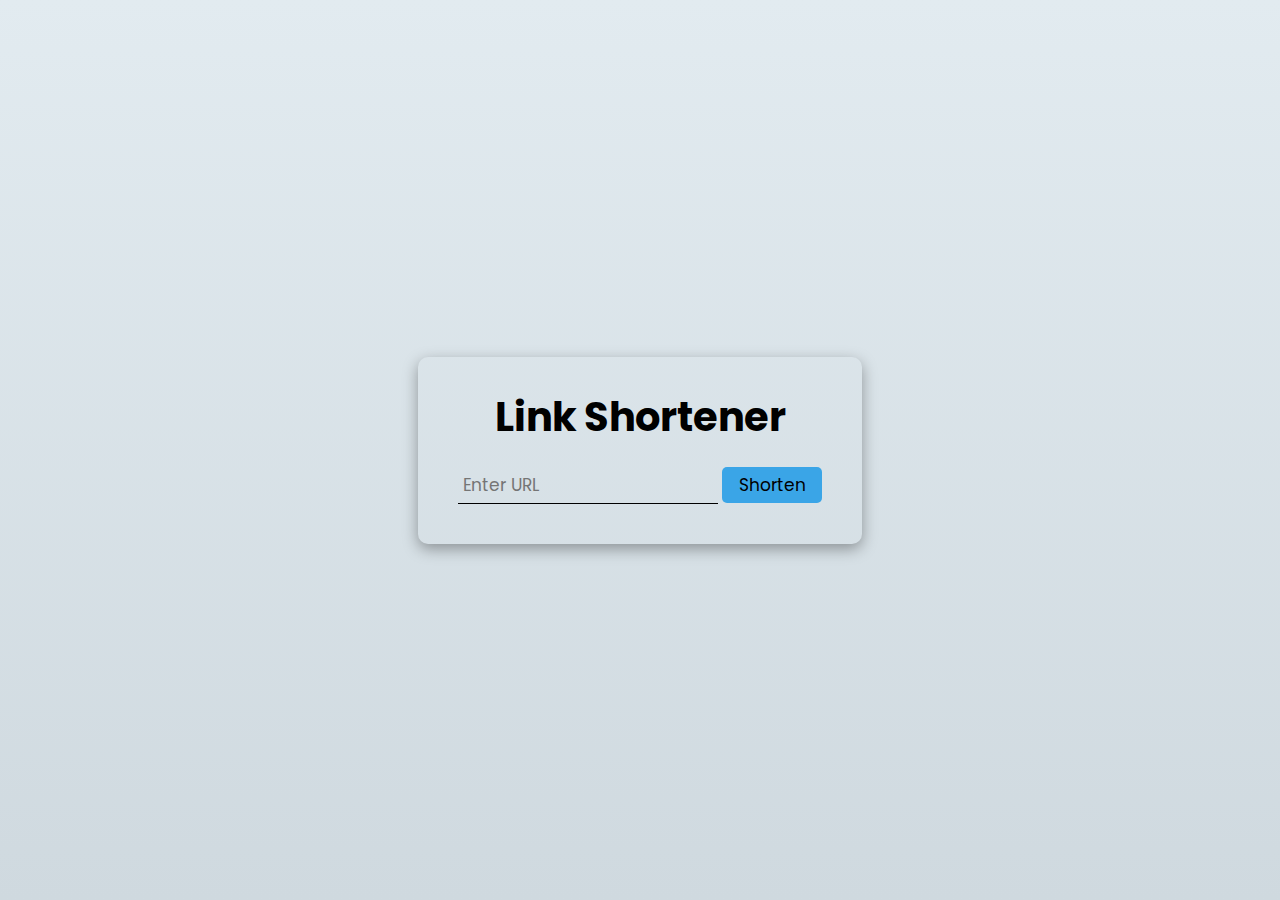
<file: Link shortener/index.html>
<!DOCTYPE html>
<html lang="en">
<head>
    <meta charset="UTF-8">
    <meta name="viewport" content="width=device-width, initial-scale=1.0">
    <title>URL Shortener</title>
    
    <!-- Style CSS -->
    <link rel="stylesheet" href="./style.css">
</head>
<body>

    <div class="main">

        <div id="container">
            <h1>Link Shortener</h1>
            

            <div class="url-input">
                <input type="url" id="urlInput" placeholder="Enter URL">
                <button onclick="shortenURL()" id="shortenBtn">Shorten</button>
            </div>

            <div id="result" style="display: none;">
                <p>Shortened URL:</p>
                <a href="" target="_blank" id="shortenedURL"></a>
                <button onclick="copyToClipboard()">Copy</button>
            </div>
        </div>

    </div>

    <!-- Script JS -->
    <script src="./script.js"></script>
</body>
</html>
</file>
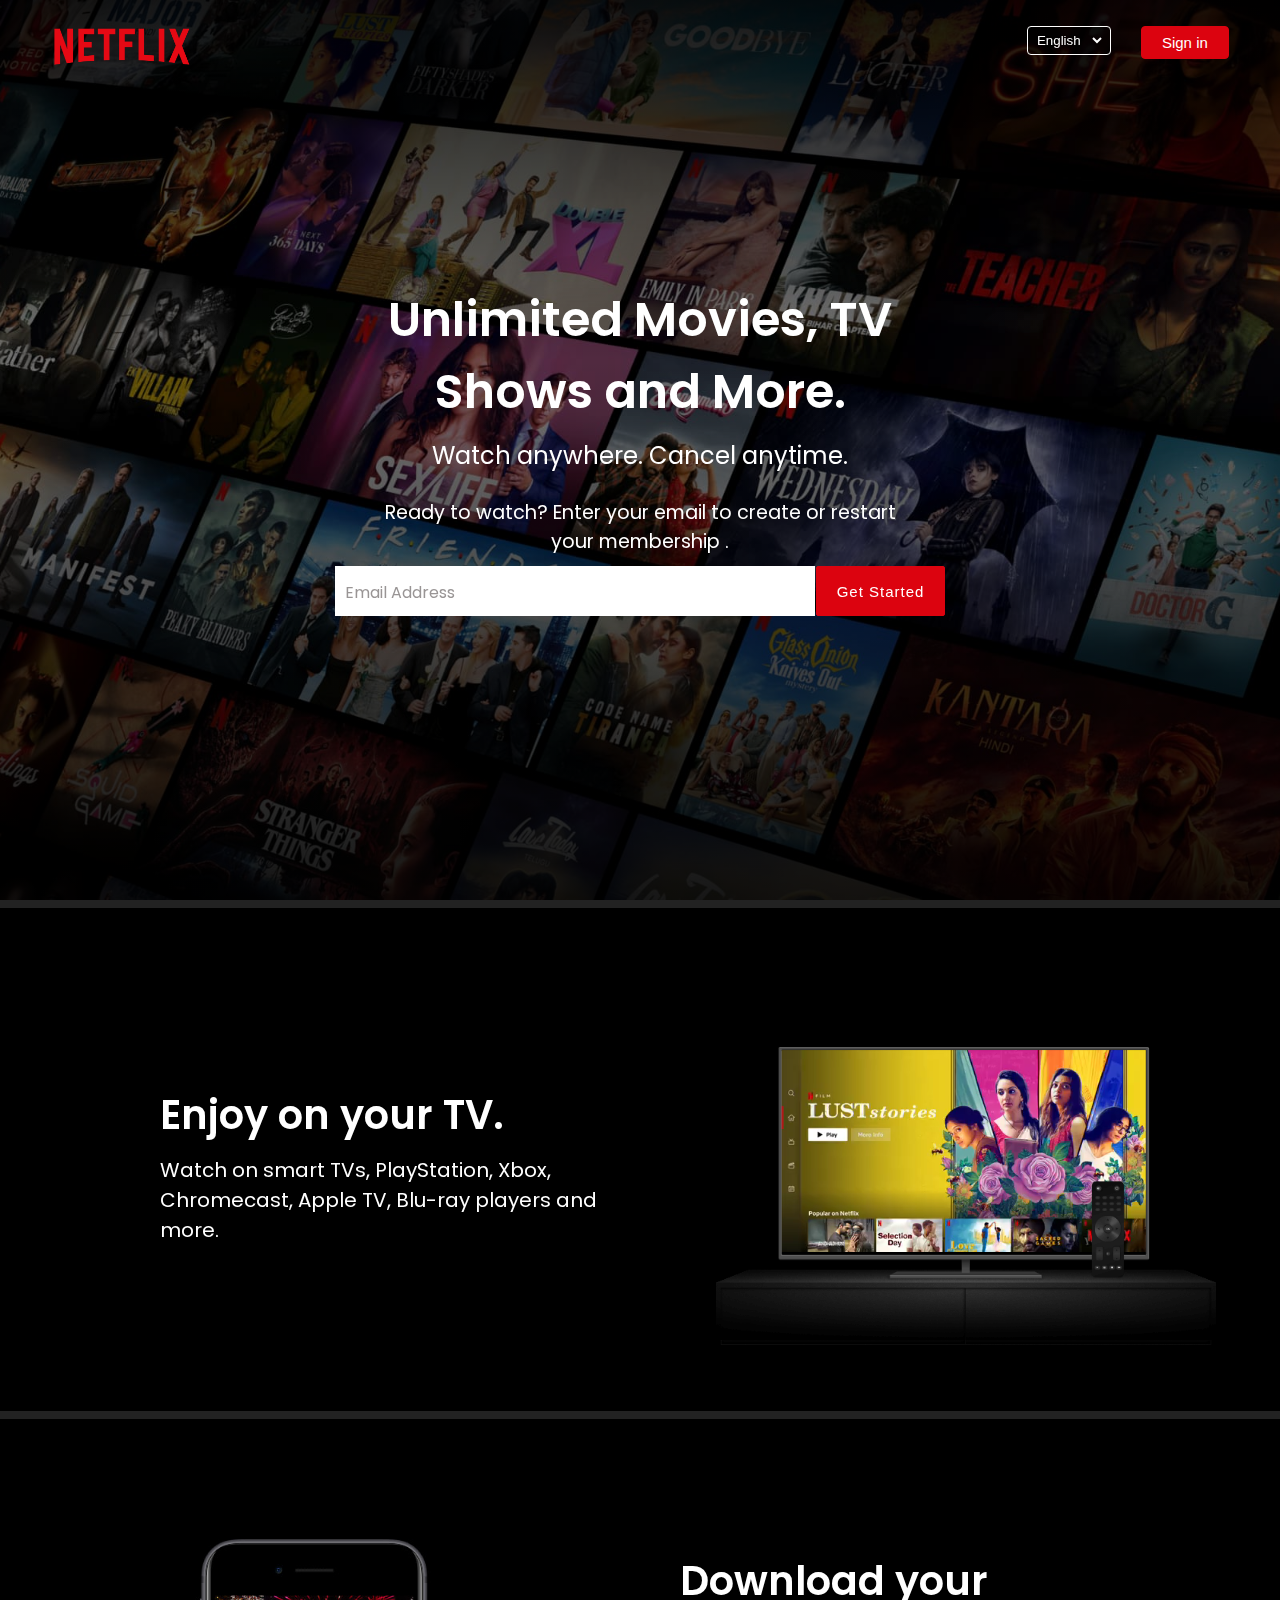
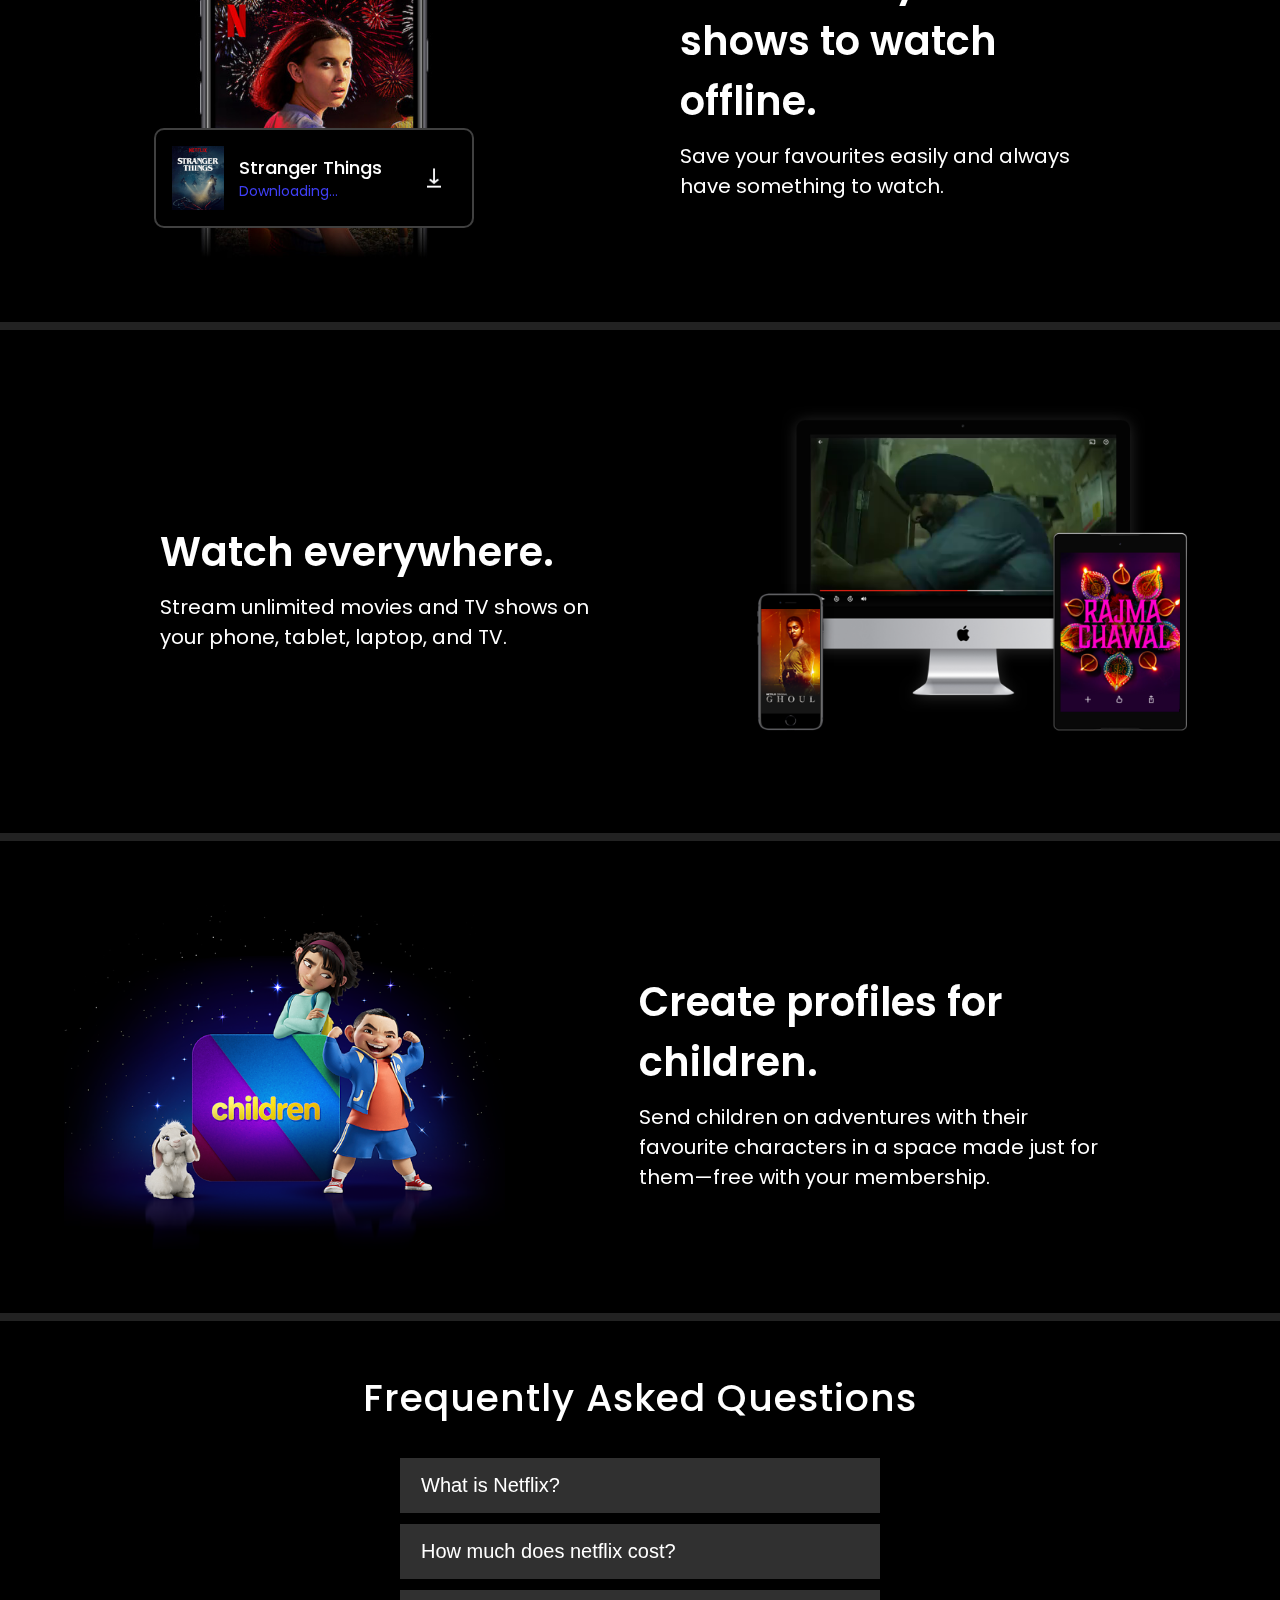
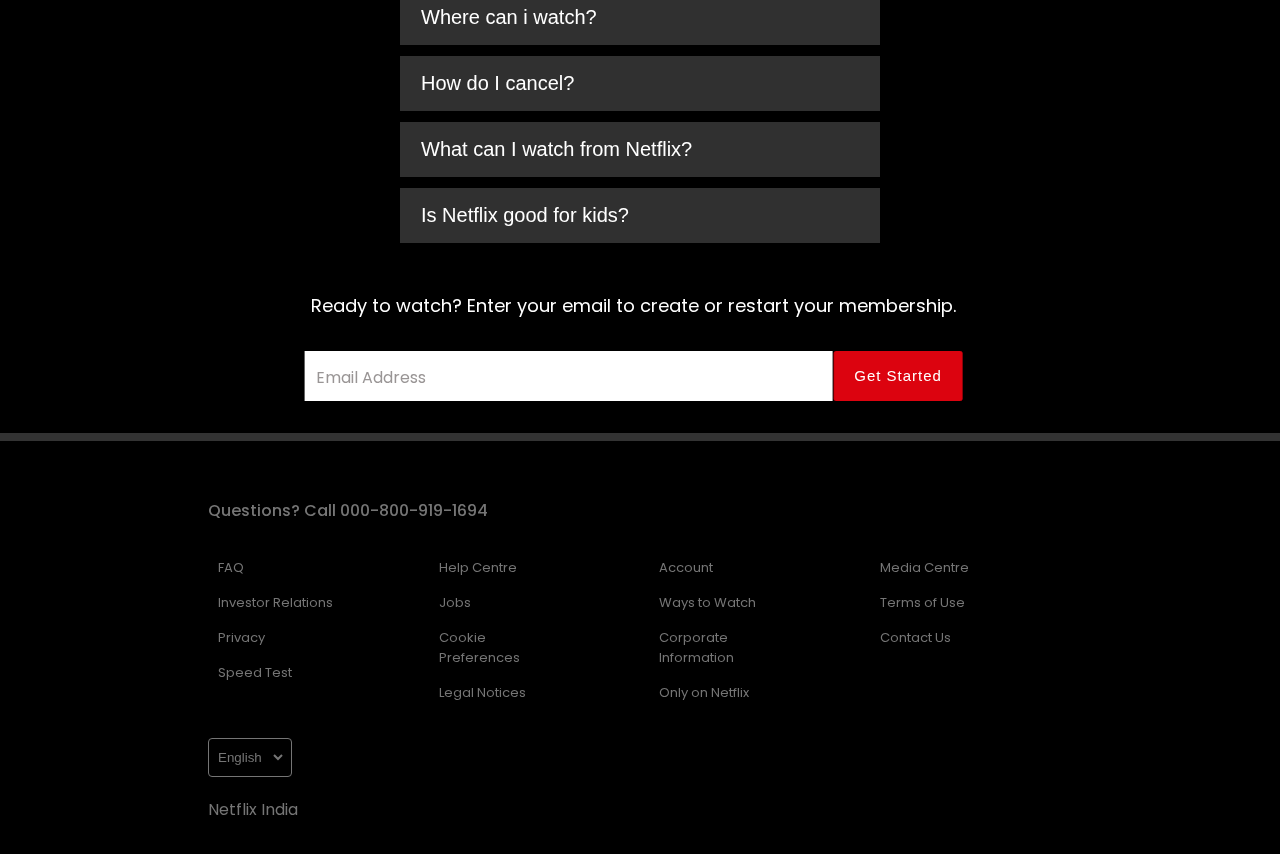
<file: Netflix_clone/index.html>
<html lang="en">
  <head>
    <meta charset="utf-8">
    <meta name="description" content="Netflix Landing Page Clone">
    <meta name="viewport" content="width=device-width, initial-scale=1.0">
    <meta name="google-site-verification" content="0gJfdWRVTYbKtD_OGfrq6IZ-yIbpLIs_vlwy5RMo_yM">
    <link rel="stylesheet" href="src/styles.css">
    <link rel="stylesheet" href="https://pro.fontawesome.com/releases/v5.10.0/css/all.css" integrity="sha384-AYmEC3Yw5cVb3ZcuHtOA93w35dYTsvhLPVnYs9eStHfGJvOvKxVfELGroGkvsg+p" crossorigin="anonymous">
    <link rel="preconnect" href="https://fonts.googleapis.com">
    <link rel="preconnect" href="https://fonts.gstatic.com" crossorigin="">
    <link href="https://fonts.googleapis.com/css2?family=Poppins:ital,wght@0,100;0,200;0,300;0,400;0,500;0,600;0,700;0,800;0,900;1,100;1,200;1,300;1,400;1,500;1,600;1,700;1,800;1,900&amp;display=swap" rel="stylesheet">
    <title>Netflix India - Watch TV Shows Online, Watch Movies Online</title>
    <link rel="icon" href="http://pngimg.com/uploads/netflix/small/netflix_PNG15.png">
  </head>
  <body>
    <header>
      <nav class="navbar">
        <div class="navbar-brand">
          <img
            src="resources/netflix-logo.png"
            alt="logo"
            class="Netflix-logo"
          />
        </div>

        <div class="navbar-nav-items">
          <div class="nav-item">
            <div class="dropdown-container">
              <i class="fas fa-globe"></i>
              <select name="languages" id="languagesSelect" class="language-dropdown">
                <option value="english" selected>English &nbsp;</option>
                <option value="hindi">हिन्दी &nbsp;</option>
              </select>
            </div>
          </div>

          <div class="nav-item">
            <button class="signin-button">Sign in</button>
          </div>
        </div>
      </nav>
    </header>

    <main>
      <section class="netflix-bg">
        <div class="netflix-bg-container">
          <img
            src="resources/netflix-bg.jpg"
            alt="netflix background image"
            class="netflix-bg-image"
          />
        </div>
        <div class="netflix-bg-overlay"></div>

        <div class="netflix-card">
          <h1 class="netflix-title">
            Unlimited Movies, TV<br />
            Shows and More.
          </h1>
          <p class="netflix-subtitle">Watch anywhere. Cancel anytime.</p>
          <p class="netflix-description">
            Ready to watch? Enter your email to create or restart your
            membership .
          </p>


          <div class="email-form-container">
            <div class="form-container">
              <input type="email" class="email-input" placeholder=" " />
              <label class="email-label">Email Address</label>
            </div>
            <button class="primary-button">
              Get Started <i class="fal fa-chevron-right"></i>
            </button>
          </div>
        </div>
      </section>


      <section class="features-container">
        <div class="feature">
          <div class="feature-details">
            <h3 class="feature-heading">Enjoy on your TV.</h3>
            <h5 class="feature-sub-heading">
              Watch on smart TVs, PlayStation, Xbox, Chromecast, Apple TV,
              Blu-ray players and more.
            </h5>
          </div>
          <div class="feature-image-container">
            <img
              src="resources/tv-1.png"
              alt="Feature image"
              class="feature-image"
            />
            <div class="feature-bg-video-container">
              <video autoplay="" loop="" muted="" class="feature-bg-video">
                <source src="resources/video-1.m4v" type="video/mp4" />
              </video>
            </div>
          </div>
        </div>


        <div class="feature">
          <div class="feature-details">
            <h3 class="feature-heading">
              Download your shows to watch offline.
            </h3>
            <h5 class="feature-sub-heading">
              Save your favourites easily and always have something to watch.
            </h5>
          </div>
          <div class="feature-image-container">
            <img
              src="resources/mobile.jpg"
              alt="Feature image"
              class="feature-image"
            />
            <div class="feature-2-poster-container">
              <div class="poster-container">
                <img src="resources/boxshot.png" alt="poster" class="poster" />
              </div>
              <div class="poster-details">
                <h4>Stranger Things</h4>
                <h6>Downloading...</h6>
              </div>
              <div class="download-gif-container">
                <img
                  src="resources/download-icon.gif"
                  alt="downloading gif"
                  class="gif"
                />
              </div>
            </div>
          </div>
        </div>


        <div class="feature">
          <div class="feature-details">
            <h3 class="feature-heading">Watch everywhere.</h3>
            <h5 class="feature-sub-heading">
              Stream unlimited movies and TV shows on your phone, tablet,
              laptop, and TV.
            </h5>
          </div>
          <div class="feature-image-container feature-3-image-container">
            <img
              src="resources/tv-2.png"
              alt="Feature image"
              class="feature-image feature-3-image"
            />
            <div
              class="feature-bg-video-container feature-3-bg-video-container"
            >
              <video
                autoplay=""
                loop=""
                muted=""
                class="feature-bg-video feature-3-bg-video"
              >
                <source src="resources/video-2.m4v" type="video/mp4" />
              </video>
            </div>
          </div>
        </div>


        <div class="feature">
          <div class="feature-details">
            <h3 class="feature-heading">Create profiles for children.</h3>
            <h5 class="feature-sub-heading">
              Send children on adventures with their favourite characters in a
              space made just for them—free with your membership.
            </h5>
          </div>
          <div class="feature-image-container">
            <img
              src="resources/children.png"
              alt="Feature image"
              class="feature-image"
            />
          </div>
        </div>
      </section>



      <section class="FAQ-list-container">
        <h1 class="FAQ-heading">Frequently Asked Questions</h1>
        <div class="FAQ-list">
          <div class="FAQ-question">
            <button class="FAQ-title">
              What is Netflix?<i class="fal fa-plus"></i>
            </button>
            <div class="FAQ-answer">
              <p>
                Netflix is a streaming service that offers a wide variety of
                award-winning TV shows, movies, anime, documentaries and more –
                on thousands of internet-connected devices.
              </p>
              <p>
                You can watch as much as you want, whenever you want, without a
                single ad – all for one low monthly price. There's always
                something new to discover, and new TV shows and movies are added
                every week!
              </p>
            </div>
          </div>
          <div class="FAQ-question">
            <button class="FAQ-title">
              How much does netflix cost?<i class="fal fa-plus"></i>
            </button>
            <div class="FAQ-answer">
              <p>
                Watch Netflix on your smartphone, tablet, Smart TV, laptop, or
                streaming device, all for one fixed monthly fee. Plans range
                from ₹ 199 to ₹ 799 a month. No extra costs, no contracts.
              </p>
            </div>
          </div>
          <div class="FAQ-question">
            <button class="FAQ-title">
              Where can i watch?<i class="fal fa-plus"></i>
            </button>
            <div class="FAQ-answer">
              <p>
                Watch anywhere, anytime, on an unlimited number of devices. Sign
                in with your Netflix account to watch instantly on the web at
                netflix.com from your personal computer or on any
                internet-connected device that offers the Netflix app, including
                smart TVs, smartphones, tablets, streaming media players and
                game consoles.
              </p>
              <p>
                You can also download your favourite shows with the iOS,
                Android, or Windows 10 app. Use downloads to watch while you're
                on the go and without an internet connection. Take Netflix with
                you anywhere.
              </p>
            </div>
          </div>
          <div class="FAQ-question">
            <button class="FAQ-title">
              How do I cancel?<i class="fal fa-plus"></i>
            </button>
            <div class="FAQ-answer">
              <p>
                Netflix is flexible. There are no annoying contracts and no
                commitments. You can easily cancel your account online in two
                clicks. There are no cancellation fees – start or stop your
                account anytime.
              </p>
            </div>
          </div>
          <div class="FAQ-question">
            <button class="FAQ-title">
              What can I watch from Netflix?<i class="fal fa-plus"></i>
            </button>
            <div class="FAQ-answer">
              <p>
                Netflix has an extensive library of feature films,
                documentaries, TV shows, anime, award-winning Netflix originals,
                and more. Watch as much as you want, anytime you want.
              </p>
            </div>
          </div>
          <div class="FAQ-question">
            <button class="FAQ-title">
              Is Netflix good for kids?<i class="fal fa-plus"></i>
            </button>
            <div class="FAQ-answer">
              <p>
                The Netflix Kids experience is included in your membership to
                give parents control while kids enjoy family-friendly TV shows
                and films in their own space.
              </p>
              <p>
                Kids profiles come with PIN-protected parental controls that let
                you restrict the maturity rating of content kids can watch and
                block specific titles you don’t want kids to see.
              </p>
            </div>
          </div>
        </div>
        <div class="FAQ-email">
          <h3>
            Ready to watch? Enter your email to create or restart your
            membership.
          </h3>
          <div class="email-form-container">
            <div class="form-container">
              <input type="email" class="email-input" placeholder=" " />
              <label class="email-label">Email Address</label>
            </div>
            <button class="primary-button">
              Get Started <i class="fal fa-chevron-right"></i>
            </button>
          </div>
        </div>
      </section>
    </main>


    <footer>
      <div class="footer-row-1">
        <h4>Questions? Call 000-800-919-1694</h4>
      </div>
      <div class="footer-row-2">
        <div class="column-1">
          <p>FAQ</p>
          <p>Investor Relations</p>
          <p>Privacy</p>
          <p>Speed Test</p>
        </div>
        <div class="column-2">
          <p>Help Centre</p>
          <p>Jobs</p>
          <p>Cookie Preferences</p>
          <p>Legal Notices</p>
        </div>
        <div class="column-3">
          <p>Account</p>
          <p>Ways to Watch</p>
          <p>Corporate Information</p>
          <p>Only on Netflix</p>
        </div>
        <div class="column-4">
          <p>Media Centre</p>
          <p>Terms of Use</p>
          <p>Contact Us</p>
        </div>
      </div>
      <div class="footer-row-3">
        <div class="dropdown-container">
          <i class="fas fa-globe"></i>
          <select
            name="languages"
            id="languagesSelect"
            class="language-dropdown"
          >
            <option value="english" selected>English &nbsp;</option>
            <option value="hindi">हिन्दी &nbsp;</option>
          </select>
        </div>
      </div>
      <div class="footer-row-4">
        <p>Netflix India</p>
      </div>
    </footer>

    <script src="src/index.js"></script>
  </body>
</html>
</file>
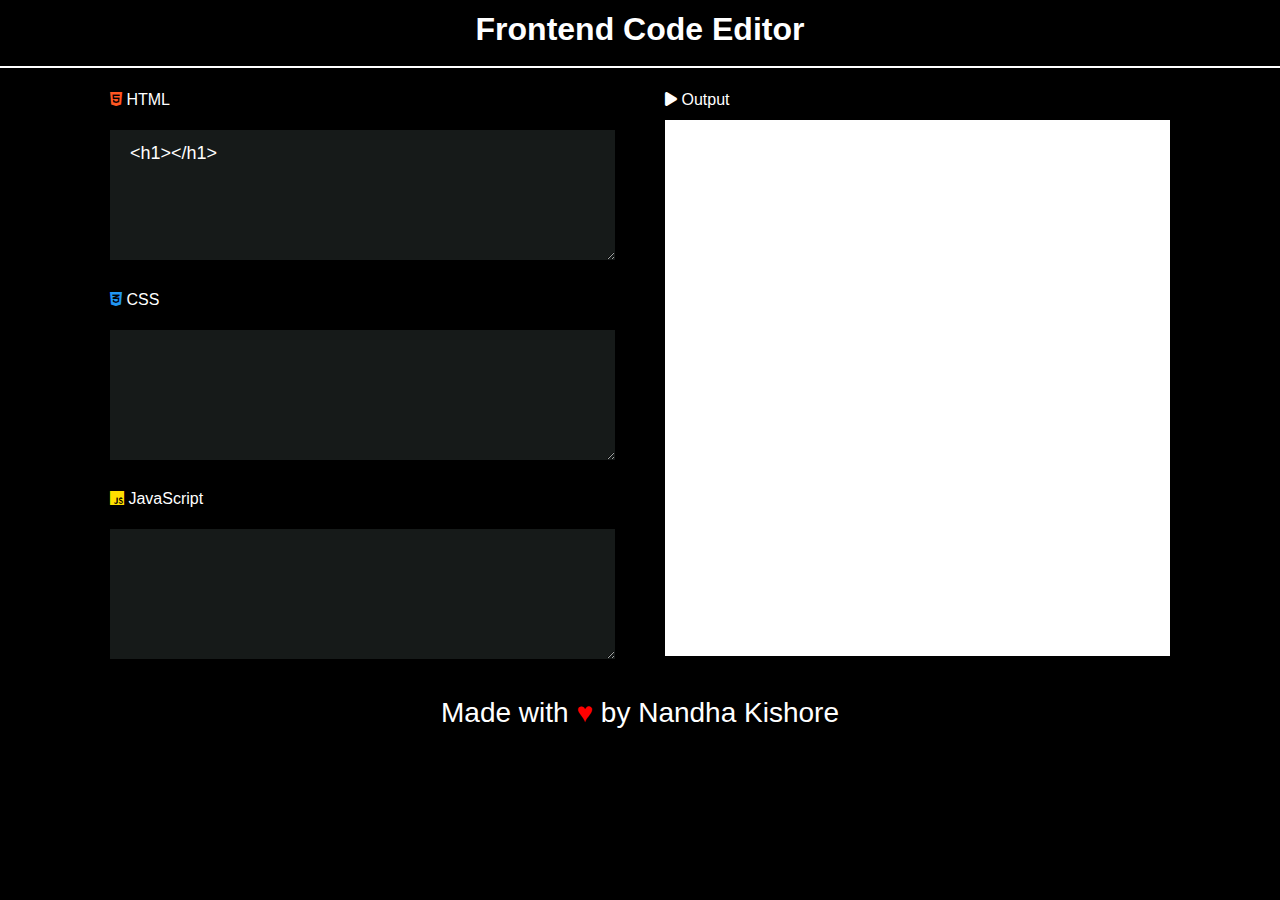
<file: Online-Code-Editor-main/index.html>
<!DOCTYPE html>
<html>
<head>
    <meta charset="utf-8">
    <link rel="stylesheet" href="bootstrap.css">
    <link rel="stylesheet" href="style.css">
    <link rel="stylesheet" href="https://cdnjs.cloudflare.com/ajax/libs/font-awesome/6.4.0/css/all.min.css">
    <script src="script.js"></script>
    <title>Online code editor Made by Nandhakishore</title>
</head>
<body>
    <div class="conatiner header">
        <div class="row justify-content-center">
            <h2 class="header-content">Frontend Code Editor</h2>
        </div>
    </div>
    <div class="container">
        <div class="row">
            <div class="col-md-6">
                <div class="left">
                    <label><i class="fa-brands fa-html5"></i> HTML</label>
                    <textarea id="html-code" onkeyup="ans()"><h1></h1></textarea>

                    <label><i class="fa-brands fab fa-css3-alt"></i> CSS</label>
                    <textarea id="css-code" onkeyup="ans()"></textarea>

                    <label><i class="fa-brands fa-js"></i> JavaScript</label>
                    <textarea id="js-code" onkeyup="ans()"></textarea>
                </div>
            </div>
            <div class="col-md-6">
                <div class="right">
                    <label><i class="fa-solid fa-play"></i> Output</label>
                    <iframe id="output"></iframe>
                </div>
            </div>
        </div>
    </div>
    
    <footer>
        <div class="row justify-content-center">
            <h3>Made with <span>&hearts;</span> by Nandha Kishore</h3>
        </div>
    </footer>
</body>
</html>
</file>
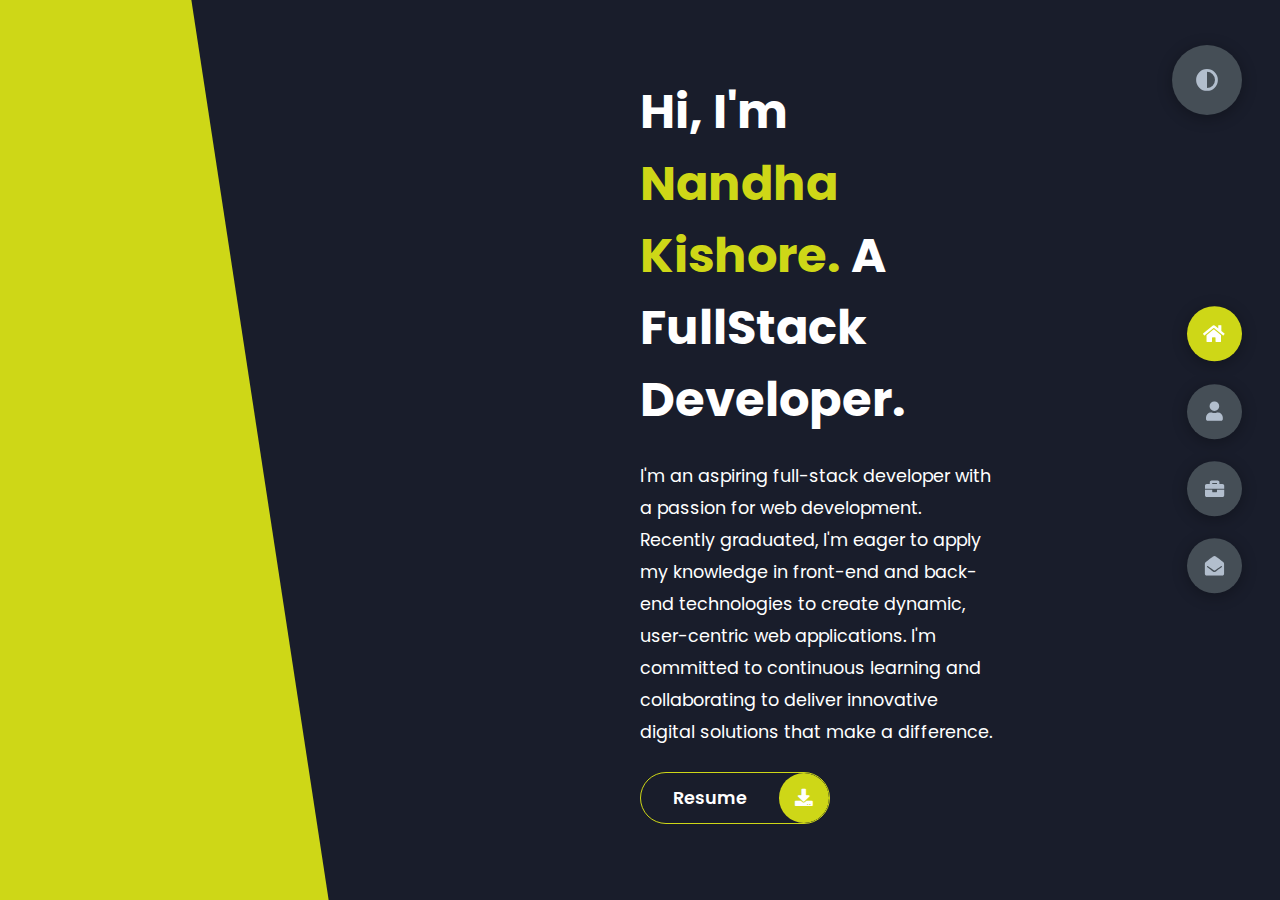
<file: Portfolio/index.html>
<!DOCTYPE html>
<html lang="en">
    <head>
        <meta charset="UTF-8">
        <meta http-equiv="X-UA-Compatible" content="IE=edge">
        <meta name="viewport" content="width=device-width, initial-scale=1.0">
        <title>Portfolio</title>
        <link rel="stylesheet" href="styles/styles.css">
        <link rel="preconnect" href="https://fonts.googleapis.com">
        <link rel="preconnect" href="https://fonts.gstatic.com" crossorigin>
        <link rel="stylesheet"
            href="https://cdnjs.cloudflare.com/ajax/libs/font-awesome/5.15.4/css/all.min.css"
            integrity="sha512-1ycn6IcaQQ40/MKBW2W4Rhis/DbILU74C1vSrLJxCq57o941Ym01SwNsOMqvEBFlcgUa6xLiPY/NS5R+E6ztJQ=="
            crossorigin="anonymous" referrerpolicy="no-referrer" />
        <link
            href="https://fonts.googleapis.com/css2?family=Poppins:wght@400;500;600;700;800&display=swap"
            rel="stylesheet">
    </head>
    <body class="main-content">
        <header class="container header active" id="home">
            <div class="header-content">
                <div class="left-header">
                    <div class="h-shape"></div>
                    <div class="image">
                        <!-- <img src="" alt=""> -->
                    </div>
                </div>
                <div class="right-header">
                    <h1 class="name">
                        Hi, I'm <span>Nandha Kishore.</span>
                        A FullStack Developer.
                    </h1>
                    <p>
                        I'm an aspiring full-stack developer with a passion for
                        web development. Recently graduated, I'm eager to apply
                        my knowledge in front-end and back-end technologies to
                        create dynamic, user-centric web applications. I'm
                        committed to continuous learning and collaborating to
                        deliver innovative digital solutions that make a
                        difference.
                    </p>
                    <div class="btn-con">
                        <a href="img/Nandha_resume.jpg" target="_blank"
                            class="main-btn">
                            <span class="btn-text">Resume</span>
                            <span class="btn-icon"><i class="fas fa-download"></i></span>
                        </a>
                    </div>
                </div>
            </div>
        </header>
        <!-- about section -->
        <main>
            <section class="container about" id="about">
                <div class="main-title">
                    <h2>About <span>me</span><span class="bg-text">my stats</span></h2>
                </div>
                <div class="about-container">
                    <div class="left-about">
                        <h4>Information About me</h4>
                        <p>
                            I'm a web enthusiast, constantly learning and
                            passionate about coding. As a newcomer, I'm excited
                            to contribute my skills and creativity to the
                            ever-evolving digital landscape. <br /> <br />
                            As an emerging full-stack developer, I'm driven by a
                            thirst for knowledge and a love for crafting digital
                            experiences. Committed to honing my skills and
                            delivering innovative solutions.
                        </p>
                        <div class="btn-con">
                            <a href="img/Nandha_resume.jpg" class="main-btn">
                                <span class="btn-text">Resume</span>
                                <span class="btn-icon"><i
                                        class="fas fa-download"></i></span>
                            </a>
                        </div>
                    </div>
                    <div class="right-about">
                        <div class="about-item">
                            <div class="abt-text">
                                <p class="large-text">5+</p>
                                <p class="small-text">Projects <br /> Completed</p>
                            </div>
                        </div>
                        <!-- <div class="about-item">
                            <div class="abt-text">
                                <p class="large-text">10+</p>
                                <p class="small-text">Years of <br /> experience</p>
                            </div>
                        </div>
                        <div class="about-item">
                            <div class="abt-text">
                                <p class="large-text">300+</p>
                                <p class="small-text">Happy <br /> Clients</p>
                            </div>
                        </div>
                        <div class="about-item">
                            <div class="abt-text">
                                <p class="large-text">400+</p>
                                <p class="small-text">Customer <br /> reviews</p>
                            </div> -->
                        </div>
                    </div>
                </div>
                <div class="about-stats">
                    <h4 class="stat-title">My Skills</h4>
                    <div class="progress-bars">
                        <div class="progress-bar">
                            <p class="prog-title">HTML</p>
                            <div class="progress-con">
                                <p class="prog-text">80%</p>
                                <div class="progress">
                                    <span class="html"></span>
                                </div>
                            </div>
                        </div>
                        <div class="progress-bar">
                            <p class="prog-title">CSS</p>
                            <div class="progress-con">
                                <p class="prog-text">80%</p>
                                <div class="progress">
                                    <span class="css"></span>
                                </div>
                            </div>
                        </div>
                        <div class="progress-bar">
                            <p class="prog-title">javascript</p>
                            <div class="progress-con">
                                <p class="prog-text">55%</p>
                                <div class="progress">
                                    <span class="js"></span>
                                </div>
                            </div>
                        </div>
                        <div class="progress-bar">
                            <p class="prog-title">ReactJS</p>
                            <div class="progress-con">
                                <p class="prog-text">50%</p>
                                <div class="progress">
                                    <span class="react"></span>
                                </div>
                            </div>
                        </div>
                        <div class="progress-bar">
                            <p class="prog-title">NodeJS</p>
                            <div class="progress-con">
                                <p class="prog-text">50%</p>
                                <div class="progress">
                                    <span class="node"></span>
                                </div>
                            </div>
                        </div>
                        <div class="progress-bar">
                            <p class="prog-title">Python</p>
                            <div class="progress-con">
                                <p class="prog-text">70%</p>
                                <div class="progress">
                                    <span class="python"></span>
                                </div>
                            </div>
                        </div>
                        <div class="progress-bar">
                            <p class="prog-title">C</p>
                            <div class="progress-con">
                                <p class="prog-text">50%</p>
                                <div class="progress">
                                    <span class="c"></span>
                                </div>
                            </div>
                        </div>
                        <div class="progress-bar">
                            <p class="prog-title">Bootstrap</p>
                            <div class="progress-con">
                                <p class="prog-text">65%</p>
                                <div class="progress">
                                    <span class="bootstrap"></span>
                                </div>
                            </div>
                        </div>
                    </div>
                </div>
                <h4 class="stat-title">My Timeline</h4>
                <div class="timeline">
                    <div class="timeline-item">
                        <div class="tl-icon">
                            <i class="fas fa-briefcase"></i>
                        </div>
                        <p class="tl-duration">2022 - 2026</p>
                        <h5>B.Tech - AIDS<span> - Chennai Institute of Technology.</span></h5>
                        <p>
                            Lorem ipsum dolor sit amet consectetur adipisicing
                            elit. Saepe quasi vero fugit.
                        </p>
                    </div>
                    <div class="timeline-item">
                        <div class="tl-icon">
                            <i class="fas fa-briefcase"></i>
                        </div>
                        <p class="tl-duration">2020 - 2022</p>
                        <h5>Higher Secondary<span> - Sri Shanmuka matric higher Secondary school.</span></h5>
                        <p>
                            Lorem ipsum dolor sit amet consectetur adipisicing
                            elit. Saepe quasi vero fugit.
                        </p>
                    </div>
                    <div class="timeline-item">
                        <div class="tl-icon">
                            <i class="fas fa-briefcase"></i>
                        </div>
                        <p class="tl-duration">2017 - 2020</p>
                        <h5>High School<span> - St. Joseph's Matric High School. </span></h5>
                        <p>
                            Lorem ipsum dolor sit amet consectetur adipisicing
                            elit. Saepe quasi vero fugit.
                        </p>
                    </div>
                    <!-- <div class="timeline-item">
                        <div class="tl-icon">
                            <i class="fas fa-briefcase"></i>
                        </div>
                        <p class="tl-duration">2009 - 2013</p>
                        <h5>Business Degree<span> - Sussex University</span></h5>
                        <p>
                            Lorem ipsum dolor sit amet consectetur adipisicing
                            elit. Saepe quasi vero fugit.
                        </p>
                    </div> -->
                    <!-- <div class="timeline-item">
                        <div class="tl-icon">
                            <i class="fas fa-briefcase"></i>
                        </div>
                        <p class="tl-duration">2013 - 2016</p>
                        <h5>Computer Science Degree<span> - Brookes University</span></h5>
                        <p>
                            Lorem ipsum dolor sit amet consectetur adipisicing
                            elit. Saepe quasi vero fugit.
                        </p>
                    </div> -->
                    <!-- <div class="timeline-item">
                        <div class="tl-icon">
                            <i class="fas fa-briefcase"></i>
                        </div>
                        <p class="tl-duration">2017 - present</p>
                        <h5>3d Animation<span> - Brighton University</span></h5>
                        <p>
                            Lorem ipsum dolor sit amet consectetur adipisicing
                            elit. Saepe quasi vero fugit.
                        </p>
                    </div> -->
                </div>
            </section>

            <!-- portfolio -->
            <section class="container" id="portfolio">
                <div class="main-title">
                    <h2>My <span>Portfolio</span><span class="bg-text">My Work</span></h2>
                </div>
                <p class="port-text">
                    Here is some of my work that I've done in various
                    programming languages.
                </p>
                <div class="portfolios">
                    <!--<div class="portfolio-item">
                        <div class="image"> My LinkHub
                            <img src="img/linkedin.png" alt>
                        </div>
                        <div class="hover-items">
                            <h3>Project Source</h3>
                            <div class="icons">
                                <a href="#" class="icon">
                                    <i class="fab fa-github"></i>
                                </a>
                                <a href="#" class="icon">
                                    <i class="fab fa-linkedin"></i>
                                </a>
                                
                            </div>
                        </div>
                    </div>-->
                   <!-- <div class="portfolio-item">
                        <div class="image"> ProfileCardify
                            <img src="img/profilecard.png" alt>
                        </div>
                        <div class="hover-items">
                            <h3>Project Source</h3>
                            <div class="icons">
                                <a href="#" class="icon">
                                    <i class="fab fa-github"></i>
                                </a>
                                <a href="#" class="icon">
                                    <i class="fab fa-linkedin"></i>
                                </a>
                                
                            </div>
                        </div>
                    </div> -->
                    <div class="portfolio-item">
                        <div class="image"> LeaveTrackr
                            <img src="img/elms.png" alt>
                        </div>
                        <div class="hover-items">
                            <h3>Project Source</h3>
                            <div class="icons">
                                <a href="#" class="icon">
                                    <i class="fab fa-github"></i>
                                </a>
                                <a href="#" class="icon">
                                    <i class="fab fa-linkedin"></i>
                                </a>
                                <!-- <a href="#" class="icon">
                                    <i class="fab fa-youtube"></i>
                                </a> -->
                            </div>
                        </div>
                    </div>
                    <div class="portfolio-item">
                        <div class="image"> MailMaster
                            <img src="img/massmail dis.png" alt>
                        </div>
                        <div class="hover-items">
                            <h3>Project Source</h3>
                            <div class="icons">
                                <a href="#" class="icon">
                                    <i class="fab fa-github"></i>
                                </a>
                                <a href="#" class="icon">
                                    <i class="fab fa-linkedin"></i>
                                </a>
                                <!-- <a href="#" class="icon">
                                    <i class="fab fa-youtube"></i>
                                </a> -->
                            </div>
                        </div>
                    </div>
                    <!--<div class="portfolio-item">
                        <div class="image"> BloodAid
                            <img src="img/blood donation.png" alt>
                        </div>
                        <div class="hover-items">
                            <h3>Project Source</h3>
                            <div class="icons"> 
                                <a href="#" class="icon">
                                    <i class="fab fa-github"></i>
                                </a>
                                <a href="#" class="icon">
                                    <i class="fab fa-linkedin"></i>
                                </a>
                                
                            </div>
                        </div>
                    </div>-->
                    <div class="portfolio-item">
                        <div class="image"> TravelEase
                            <img src="img/travel.png" alt>
                        </div>
                        <div class="hover-items">
                            <h3>Project Source</h3>
                            <div class="icons"> 
                                <a href="#" class="icon">
                                    <i class="fab fa-github"></i>
                                </a>
                                <a href="#" class="icon">
                                    <i class="fab fa-linkedin"></i>
                                </a>
                                <!-- <a href="#" class="icon">
                                    <i class="fab fa-youtube"></i>
                                </a> -->
                            </div>
                        </div>
                    </div>
                    <div class="portfolio-item">
                        <div class="image"> TaskEase
                            <img src="img/todo list.png" alt>
                        </div>
                        <div class="hover-items">
                            <h3>Project Source</h3>
                            <div class="icons"> 
                                <a href="#" class="icon">
                                    <i class="fab fa-github"></i>
                                </a>
                                <a href="#" class="icon">
                                    <i class="fab fa-linkedin"></i>
                                </a>
                                <!-- <a href="#" class="icon">
                                    <i class="fab fa-youtube"></i>
                                </a> -->
                            </div>
                        </div>
                    </div>
                    <div class="portfolio-item">
                        <div class="image"> TiltifyLite
                            <img src="img/tiltify.png" alt>
                        </div>
                        <div class="hover-items">
                            <h3>Project Source</h3>
                            <div class="icons"> 
                                <a href="#" class="icon">
                                    <i class="fab fa-github"></i>
                                </a>
                                <a href="#" class="icon">
                                    <i class="fab fa-linkedin"></i>
                                </a>
                                <!-- <a href="#" class="icon">
                                    <i class="fab fa-youtube"></i>
                                </a> -->
                            </div>
                        </div>
                    </div>
                    <div class="portfolio-item">
                        <div class="image"> TaskMinder
                            <img src="img/taskmng.png" alt>
                        </div>
                        <div class="hover-items">
                            <h3>Project Source</h3>
                            <div class="icons"> 
                                <a href="#" class="icon">
                                    <i class="fab fa-github"></i>
                                </a>
                                <a href="#" class="icon">
                                    <i class="fab fa-linkedin"></i>
                                </a>
                                <!-- <a href="#" class="icon">
                                    <i class="fab fa-youtube"></i>
                                </a>-->
                            </div> 
                        </div>
                    </div>
                </div>
            </section>

            <!-- blogs -->
            <!-- <section class="container" id="blogs">
                <div class="blogs-content">
                    <div class="main-title">
                        <h2>My <span>Blogs</span><span class="bg-text">My Blogs</span></h2>
                    </div>
                    <div class="blogs">
                        <div class="blog">
                            <img src="img/port6.jpg" alt>
                            <div class="blog-text">
                                <h4>
                                    How to Create Your Own Website
                                </h4>
                                <p>
                                    Lorem ipsum dolor sit, amet consectetur
                                    adipisicing elit.
                                    Doloribus natus voluptas, eos obcaecati
                                    recusandae amet?
                                </p>
                            </div>
                        </div>
                        <div class="blog">
                            <img src="img/blog1.jpg" alt>
                            <div class="blog-text">
                                <h4>
                                    How to Become an Expert in Web Design
                                </h4>
                                <p>
                                    Lorem ipsum dolor sit, amet consectetur
                                    adipisicing elit.
                                    Doloribus natus voluptas, eos obcaecati
                                    recusandae amet?
                                </p>
                            </div>
                        </div>
                        <div class="blog">
                            <img src="img/blog2.jpg" alt>
                            <div class="blog-text">
                                <h4>
                                    Become a Web Designer in 10 Days
                                </h4>
                                <p>
                                    Lorem ipsum dolor sit, amet consectetur
                                    adipisicing elit.
                                    Doloribus natus voluptas, eos obcaecati
                                    recusandae amet?
                                </p>
                            </div>
                        </div>
                        <div class="blog">
                            <img src="img/blog3.jpg" alt>
                            <div class="blog-text">
                                <h4>
                                    Debbuging made easy with Web Inspector
                                </h4>
                                <p>
                                    Lorem ipsum dolor sit, amet consectetur
                                    adipisicing elit.
                                    Doloribus natus voluptas, eos obcaecati
                                    recusandae amet?
                                </p>
                            </div>
                        </div>
                        <div class="blog">
                            <img src="img/port1.jpg" alt>
                            <div class="blog-text">
                                <h4>
                                    Get started with Web Design and UI Design
                                </h4>
                                <p>
                                    Lorem ipsum dolor sit, amet consectetur
                                    adipisicing elit.
                                    Doloribus natus voluptas, eos obcaecati
                                    recusandae amet?
                                </p>
                            </div>
                        </div>
                        <div class="blog">
                            <img src="img/port3.jpg" alt>
                            <div class="blog-text">
                                <h4>
                                    This is what you need to know about Web
                                    Design
                                </h4>
                                <p>
                                    Lorem ipsum dolor sit, amet consectetur
                                    adipisicing elit.
                                    Doloribus natus voluptas, eos obcaecati
                                    recusandae amet?
                                </p>
                            </div>
                        </div>
                    </div>
                </div>
            </section> -->

            <!-- contact  -->
            <section class="container contact" id="contact">
                <div class="contact-container">
                    <div class="main-title">
                        <h2>Contact <span>Me</span><span class="bg-text">Contact</span></h2>
                    </div>
                    <div class="contact-content-con">
                        <div class="left-contact">
                            <h4>Contact me here</h4>
                            <!-- <p>
                                Lorem ipsum dolor sit amet consectetur
                                adipisicing elit.
                                In, laborum numquam? Quam excepturi perspiciatis
                                quas quasi.
                            </p> -->
                            <div class="contact-info">
                                <div class="contact-item">
                                    <div class="icon">
                                        <i class="fas fa-map-marker-alt"></i>
                                        <span>Location</span>
                                    </div>
                                    <p>
                                        : Chennai, TamilNadu, India
                                    </p>
                                </div>
                                <div class="contact-item">
                                    <div class="icon">
                                        <i class="fas fa-envelope"></i>
                                        <span>Email</span>
                                    </div>
                                    <p>
                                        <span>:Nandha18kishore@gmail.com</span>
                                    </p>
                                </div>
                                <!-- <div class="contact-item">
                                    <div class="icon">
                                        <i class="fas fa-user-graduate"></i>
                                        <span>Education</span>
                                    </div>
                                    <p>
                                        <span>: Sussex University, East Sussex</span>
                                    </p>
                                </div> -->
                                <div class="contact-item">
                                    <div class="icon">
                                        <i class="fas fa-user-graduate"></i>
                                        <span>Mobile Number</span>
                                    </div>
                                    <p>
                                        <span>: 8610426337</span>
                                    </p>
                                </div>
                                <!-- <div class="contact-item">
                                    <div class="icon">
                                        <i class="fas fa-globe-africa"></i>
                                        <span>Languages</span>
                                    </div>
                                    <p>
                                        <span>: Afrikaans, English, Spanish</span>
                                    </p>
                                </div> -->
                            </div>
                            <div class="contact-icons">
                                <div class="contact-icon">
                                    <a href="https://www.linkedin.com/in/nandha-kishore-49b429257/" target="_blank">
                                        <i class="fab fa-linkedin"></i>
                                    </a>
                                    <a href="https://github.com/Nandhakishore23/" target="_blank">
                                        <i class="fab fa-github"></i>
                                    </a>
                                    <a href="#" target="_blank">
                                        <i class="fab fa-instagram"></i>
                                    </a>
                                </div>
                            </div>
                        </div>
                        <div class="right-contact">
                            <form action class="contact-form">
                                <div class="input-control i-c-2">
                                    <input type="text" required
                                        placeholder="YOUR NAME">
                                    <input type="email" required
                                        placeholder="YOUR EMAIL">
                                </div>
                                <div class="input-control">
                                    <input type="text" required
                                        placeholder="ENTER SUBJECT">
                                </div>
                                <div class="input-control">
                                    <textarea name id cols="15" rows="8"
                                        placeholder="Message Here..."></textarea>
                                </div>
                                <div class="submit-btn">
                                    <a href="img/Nandha_resume.jpg" class="main-btn">
                                        <span class="btn-text">Resume</span>
                                        <span class="btn-icon"><i
                                                class="fas fa-download"></i></span>
                                    </a>
                                </div>
                            </form>
                        </div>
                    </div>
                </div>
            </section>
        </main>

        <div class="controls">
            <div class="control active-btn" data-id="home">
                <i class="fas fa-home"></i>
            </div>
            <div class="control" data-id="about">
                <i class="fas fa-user"></i>
            </div>
            <div class="control" data-id="portfolio">
                <i class="fas fa-briefcase"></i>
            </div>
            <!-- <div class="control" data-id="blogs">
                <i class="far fa-newspaper"></i>
            </div> -->
            <div class="control" data-id="contact">
                <i class="fas fa-envelope-open"></i>
            </div>
        </div>
        <div class="theme-btn">
            <i class="fas fa-adjust"></i>
        </div>
        <script src="app.js"></script>
    </body>
</html>
</file>
<file: Link shortener/style.css>
@import url('https://fonts.googleapis.com/css2?family=Poppins:wght@500&display=swap');

* {
    margin: 0;
    padding: 0;
    font-family: 'Poppins', sans-serif;
}

body {
    display: flex;
    justify-content: center;
    align-items: center;
    height: 100vh;
    background-image: linear-gradient(to top, #cfd9df 0%, #e2ebf0 100%);
}

.main {
    text-align: center;
    box-shadow: rgba(0, 0, 0, 0.35) 0px 5px 15px;
    padding: 30px;
    border-radius: 10px;
}

.main h1 {
    font-size: 40px;
}

.url-input {
    margin: 10px;
}

.url-input input, button {
    font-size: 17px;
    padding: 5px;
    border: none;
}

.url-input input {
    width: 250px;
    background-color: transparent;
    border-bottom: 1px solid;
    outline: none;
}

.url-input input:focus {
    border-color: #3aa5e7;
}

.url-input button {
    border-radius: 5px;
    cursor: pointer;
    background-color: #3aa5e7;
    width: 100px;
}

#container {
    max-width: 400px;
}

#shortenBtn {
    margin-top: 10px;
}

#result {
    display: flex;
    flex-direction: column;
    justify-content: center;
    align-items: center;
    margin-top: 30px;
}

#result button {
    width: 130px;
    background-color: #3aa5e7;
    cursor: pointer;
    margin-top: 10px;
    border-radius: 5px;
}

button:hover {
    background-color: #065485;
    color: #e2ebf0;
}
</file>
<file: Netflix_clone/src/styles.css>
* {
  margin: 0;
  padding: 0;
  box-sizing: border-box;
}

body {
  background-color: black;
  color: white;
  font-family: "Poppins", sans-serif;
}

.navbar {
  position: absolute;
  top: 0;
  width: 100%;
  display: flex;
  justify-content: space-between;
  padding: 3% 5%;
  z-index: 10;
}

.navbar-brand {
  width: 100px;
  height: 100%;
}

.Netflix-logo {
  width: 100%;
  height: 100%;
}

.language-dropdown {
  background: transparent;
  border: none;
  color: white;
}

.language-dropdown:focus {
  outline: none;
}

.dropdown-container {
  border: 1px solid white;
  padding: 0.4rem;
  border-radius: 4px;
  background: rgba(0, 0, 0, 0.4);
}

.signin-button {
  background-color: #dc030f;
  border: 1px solid #dc030f;
  color: white;
  padding: 0.25rem 0.5rem;
  border-radius: 4px;
}

.navbar-nav-items {
  display: flex;
  gap: 10px;
}

.netflix-bg-container {
  width: 100%;
  height: 80vh;
}

.netflix-bg-image {
  width: 100%;
  height: 100%;
  object-fit: cover;
}

.netflix-bg-overlay {
  position: absolute;
  inset: 0;
  width: 100%;
  height: 80vh;
  background: rgba(0, 0, 0, 0.4);
  background-image: linear-gradient(
    to top,
    rgba(0, 0, 0, 0.8) 0,
    rgba(0, 0, 0, 0) 60%,
    rgba(0, 0, 0, 0.8) 100%
  );
}

.netflix-card {
  position: absolute;
  top: 20%;
  text-align: center;
  display: flex;
  flex-direction: column;
  gap: 10px;
}

.netflix-title {
  color: #fff;
  font-weight: 600;
  font-size: 2rem;
}

.netflix-subtitle,
.netflix-description {
  color: #fff;
  font-weight: 400;
  font-size: 1rem;
}

.netflix-description {
  margin: 0 50px;
}

.email-input {
  border: none;
  background: transparent;
  width: 100%;
  height: 100%;
  padding-left: 7px;
}
.email-label {
  color: black;
  position: absolute;
  top: 28%;
  left: 2%;
  color: rgb(153, 149, 149);
  transition: 0.5s;
}

.email-form-container {
  display: flex;
  flex-direction: column;
  justify-content: center;
  align-items: center;
  gap: 15px;
}

.form-container {
  background-color: white;
  width: 90%;
  height: 50px;
  position: relative;
}

.email-input:focus + .email-label {
  top: 0.2rem;
  font-size: 10px;
}

.email-input:not(:placeholder-shown).email-input:not(:focus) + .email-label {
  top: 0.2rem;
  font-size: 10px;
}

.email-input:focus-visible {
  outline: none;
}

.primary-button {
  background-color: #dc030f;
  border: 1px solid #dc030f;
  color: white;
  padding: 0.8rem 1.2rem;
  border-radius: 2px;
  font-size: 15px;
  letter-spacing: 1px;
}

.feature {
  border-top: 8px solid #222;
  padding: 2rem 1rem;
}

.feature-details {
  text-align: center;
}

.feature-heading {
  font-size: 25px;
  font-weight: 600;
  margin: 10px 0;
}

.feature-sub-heading {
  font-size: 15px;
  font-weight: 400;
}

.feature-image-container {
  width: 100%;
  position: relative;
}
.feature-image {
  width: 100%;
}

.feature-bg-video-container {
  position: absolute;
  width: 100%;
  top: 20%;
  left: 13%;
  height: 100%;
  max-width: 73%;
  max-height: 54%;
  z-index: -2;
}

.feature-bg-video {
  width: 100%;
}

.feature-2-poster-container {
  position: absolute;
  bottom: 8%;
  left: 50%;
  transform: translateX(-50%);
  width: 100%;
  max-width: 16em;
  display: flex;
  align-items: center;
  background-color: black;
  border: 2px solid rgba(255, 255, 255, 0.25);
  border-radius: 10px;
  height: 60px;
  padding: 0.25rem 0.6rem;
  gap: 15px;
}

.poster-container {
  width: 20%;
}

.poster {
  width: 100%;
  height: 100%;
}
.poster-details {
  width: 60%;
}
.poster-details > h4 {
  font-size: 13px;
  font-weight: 500;
}
.poster-details > h6 {
  font-size: 12px;
  font-weight: 400;
  color: rgb(63, 63, 246);
}

.download-gif-container {
  width: 20%;
  height: 100%;
}
.gif {
  width: 100%;
  height: 100%;
}

.feature-3-bg-video-container {
  max-width: 63%;
  max-height: 47%;
  z-index: -2;
  top: 9%;
  left: 19%;
}

.FAQ-question {
  width: 100%;
}
.FAQ-title {
  width: 100%;
  display: flex;
  justify-content: space-between;
  padding: 15px 20px;
  font-size: 18px;
  background-color: #303030;
  border: 1px solid #303030;
  color: white;
}

.FAQ-answer {
  background-color: #303030;
  border-top: 1px solid black;
  max-height: 0;
  overflow: hidden;
  transition: max-height 0.5s ease-in-out;
}

.FAQ-answer > p {
  margin: 1rem;
}
.FAQ-list-container {
  border-top: 8px solid #222;
  padding: 2rem 0;
}
.FAQ-heading {
  font-size: 20px;
  text-align: center;
  font-weight: 600;
  margin: 1rem 3rem;
}

.FAQ-list {
  display: flex;
  flex-direction: column;
  justify-content: center;
  align-items: center;
  gap: 10px;
}

.FAQ-email {
  text-align: center;
}

.FAQ-email > h3 {
  font-size: 18px;
  font-weight: 400;
  margin: 2rem 0;
}

footer {
  border-top: 8px solid #333;
  padding: 2rem 1rem;
  color: #757575;
  display: flex;
  flex-direction: column;
  gap: 20px;
}

.footer-row-2 {
  display: flex;
  font-size: 13px;
  flex-wrap: wrap;
  justify-content: space-between;
  gap: 50px;
}

.footer-row-1 > h4 {
  font-size: 16px;
  font-weight: 500;
  padding-top: 25px;
}

.footer-row-3 > .dropdown-container {
  width: fit-content;
  border: 1px solid #757575;
  color: #757575;
}

.footer-row-3 > .dropdown-container > .language-dropdown {
  color: #757575;
}


@media (min-width: 768px) {
  .netflix-bg-container {
    height: 100vh;
  }

  .netflix-bg-overlay {
    height: 100vh;
  }

  .netflix-card {
    top: 40%;
    left: 30%;
    transform: translate(-20%, -20%);
  }
  .netflix-title {
    font-size: 3rem;
  }

  .netflix-subtitle {
    font-size: 1.5rem;
  }

  .netflix-description {
    padding-top: 15px;
    font-size: 1.2rem;
  }

  .feature {
    padding: 4rem;
  }

  .feature-heading {
    font-size: 35px;
  }

  .feature-sub-heading {
    font-size: 20px;
  }
  .feature-2-poster-container {
    max-width: 26em;
    height: 85px;
  }
  .poster-container {
    width: 15%;
  }
  .download-gif-container {
    width: 3rem;
    height: 3rem;
  }

  .poster-details > h4 {
    font-size: 18px;
  }
  .poster-details > h6 {
    font-size: 14px;
  }
  .FAQ-title {
    font-size: 20px;
  }
  .FAQ-heading {
    font-size: 38px;
    font-weight: 500;
    letter-spacing: 1px;
  }
  .FAQ-list {
    padding: 1rem 5rem;
  }
  .FAQ-email {
    width: 75%;
    display: flex;
    flex-direction: column;
    justify-content: center;
    transform: translateX(15%);
  }
}

@media (min-width: 1024px) {
  .navbar {
    padding: 2% 4%;
  }

  .navbar-brand {
    width: 150px;
  }

  .Netflix-logo {
    width: 95%;
    height: 95%;
  }

  .signin-button {
    padding: 7px 20px;
    font-size: 15px;
  }
  .dropdown-container {
    padding: 5px 5px;
  }

  .navbar-nav-items {
    gap: 30px;
  }

  .netflix-card {
    top: 50%;
    left: 50%;
    transform: translate(-50%, -50%);
  }

  .form-container {
    width: 75%;
  }

  .email-form-container {
    flex-direction: row;
    align-items: center;
    gap: 1px;
  }
  .primary-button {
    height: 50px;
  }

  .feature {
    display: flex;
    align-items: center;
    justify-content: space-between;
    gap: 20px;
  }

  .feature-details {
    text-align: left;
    padding: 0 6rem;
  }

  .feature-heading {
    font-size: 40px;
  }

  .feature-sub-heading {
    font-size: 20px;
  }

  .feature-image-container {
    max-width: 500px;
  }

  .feature:nth-child(even) {
    flex-direction: row-reverse;
  }

  .feature-2-poster-container {
    max-width: 20em;
    height: 100px;
    padding: 1rem;
  }
  .poster-container {
    width: 20%;
  }
  .FAQ-list {
    padding: 1rem 25rem;
  }
  .FAQ-email {
    transform: translateX(16%);
  }

  .FAQ-email > .email-form-container > .form-container {
    width: 55%;
  }

  footer {
    padding: 2rem 13rem;
    justify-content: flex-start;
    text-align: left;
    align-items: flex-start;
  }

  .footer-row-2 {
    padding-top: 15px;
    padding-left: 10px;
    padding-right: 50px;
    justify-content: space-between;
    align-items: flex-start;
    flex-wrap: nowrap;
    gap: 100px;
  }

  .footer-row-1,
  .footer-row-3,
  .footer-row-4 {
    align-self: flex-start;
  }

  .column-1,
  .column-2,
  .column-3,
  .column-4 {
    width: 100%;
  }
  .column-1 > p,
  .column-2 > p,
  .column-3 > p,
  .column-4 > p {
    padding-bottom: 15px;
  }

  div.footer-row-3 > .dropdown-container {
    padding: 10px 5px;
  }
}


@media only screen and (min-device-width: 320px) and (max-device-width: 480px) {
  .navbar {
    top: 15px;
  }

  .Netflix-logo {
    padding-right: 10px;
  }

  .dropdown-container {
    padding: 0.1rem;
    padding-left: 0.4rem;
    padding-right: 0.4rem;
  }

  .signin-button {
    padding: 0.35rem 0.5rem;
  }

  .navbar-nav-items {
    gap: 12px;
  }

  .netflix-bg-container {
    height: 95vh;
  }

  .netflix-bg-overlay {
    height: 95vh;
  }

  .netflix-title {
    font-size: 1.625rem;
  }

  .footer-row-1 > h4 {
    font-size: 1em;
    font-weight: 500;
    padding-top: 20px;
    padding-bottom: 15px;
    padding-left: 20px;
  }

  .footer-row-2 {
    padding-left: 20px;
    padding-right: 30px;
    padding-bottom: 15px;
    text-align: left;
    justify-content: space-between;
    align-items: flex-start;
    gap: 20px;
  }

  .footer-row-3 {
    padding-bottom: 10px;
    padding-left: 20px;
  }
  .footer-row-4 {
    padding-left: 20px;
    font-size: 0.8rem;
  }

  .FAQ-email {
    padding-bottom: 20px;
  }

  .FAQ-email > h3 {
    padding-left: 25px;
    padding-right: 25px;
    font-size: 18px;
  }
}

@media (min-device-width: 360px) and (max-device-width: 640px) {
  .netflix-bg-container {
    height: 80vh;
  }

  .netflix-bg-overlay {
    height: 80vh;
  }

  .footer-row-2 {
    padding-left: 20px;
    padding-right: 20px;
  }

  .column-1,
  .column-2,
  .column-3,
  .column-4 {
    width: 45%;
  }

  .column-1 > p,
  .column-2 > p,
  .column-3 > p,
  .column-4 > p {
    padding-bottom: 10px;
  }
}

@media (min-device-width: 540px) and (max-device-width: 720px) {
  .navbar {
    top: 15px;
  }

  .dropdown-container {
    padding: 0.1rem;
    padding-left: 0.4rem;
    padding-right: 0.4rem;
  }

  .signin-button {
    padding: 0.35rem 0.5rem;
  }

  .navbar-nav-items {
    gap: 12px;
  }

  .footer-row-2 {
    padding-left: 30px;
    gap: 0;
  }

  .column-1,
  .column-2,
  .column-3,
  .column-4 {
    width: 40%;
  }

  .footer-row-1 > h4,
  .footer-row-3,
  .footer-row-4 {
    padding-left: 30px;
  }
}

@media only screen and (min-device-width: 768px) and (max-device-width: 1024px) {
  .netflix-bg-container {
    height: 80vh;
  }

  .netflix-bg-overlay {
    height: 80vh;
  }

  .footer-row-1 > h4 {
    padding-left: 30px;
  }
  .footer-row-2 {
    padding-top: 20px;
    padding-left: 30px;
    padding-right: 30px;
    gap: 0;
  }

  .column-1,
  .column-2,
  .column-3,
  .column-4 {
    width: 25%;
  }

  .column-1 > p,
  .column-2 > p,
  .column-3 > p,
  .column-4 > p {
    padding-bottom: 20px;
  }

  .footer-row-3,
  .footer-row-4 {
    padding-left: 30px;
  }
}

@media only screen and (orientation: portrait) and (-webkit-min-device-pixel-ratio: 1) and (min-device-width: 768px) and (max-device-width: 1007px) {
  .navbar {
    top: 15px;
  }

  .Netflix-logo {
    height: 2.1rem;
    width: 6.75rem;
    padding-right: 10px;
  }

  .dropdown-container {
    font-size: 15px;
    padding-left: 0.5rem;
    padding-right: 0.5rem;
  }

  .signin-button {
    font-size: 15px;
    padding: 0.55rem 0.9rem;
  }

  .navbar-nav-items {
    gap: 25px;
  }

  .footer-row-2 {
    padding-top: 20px;
    padding-left: 30px;
    padding-right: 40px;
    gap: 10px;
  }

  .column-1,
  .column-2,
  .column-3,
  .column-4 {
    width: 15%;
  }
  .column-1 > p,
  .column-2 > p,
  .column-3 > p,
  .column-4 > p {
    padding-bottom: 10px;
  }
}
</file>
<file: Online-Code-Editor-main/style.css>
body{
    background-color: black;
    color: white;
}

.header-content{
    font-weight: bolder;
}

.header{
    padding: 10px;
    border-bottom: 2px solid white;
}

.container{
    margin-top: 10px;
    display: flex;
}

.left , .right {
    flex-basis: 50%;
    padding: 10px;

}

textarea{
    width: 100%;
    height: 130px;
    background-color: #161A19;
    color: white;
    padding: 10px 20px;
    border: 0;
    outline: 0;
    font-size: 18px;
    margin-bottom: 4%;
    margin-top: 2%;
}

.row{
    margin: 0%;
    padding: 0%;
}

iframe{
    width: 100%;
    height: 100%;
    background-color:white;
    border: 0;
    outline: 0;
}

label i{
    display: flex;
    align-items: center;
    background-color: #000;
}

.col-md-6 > .right {
    height: 90%;
}

.fa-html5{
    color: #FF5722;
}
.fa-css3-alt{
    color: #2196F3;
}
.fa-js{
    color: #FFDF00;
}

span{
    color: red;
}

a{
    color: white;
}

a:hover{
    color: white;
    text-decoration: none;
}
</file>
<file: Portfolio/styles/styles.css>
* {
  margin: 0;
  padding: 0;
  box-sizing: border-box;
  list-style: none;
}

:root {
  --color-primary: #191d2b;
  --color-secondary: #ced717;
  --color-white: #FFFFFF;
  --color-black: #000;
  --color-grey0: #f8f8f8;
  --color-grey-1: #dbe1e8;
  --color-grey-2: #b2becd;
  --color-grey-3: #6c7983;
  --color-grey-4: #454e56;
  --color-grey-5: #2a2e35;
  --color-grey-6: #12181b;
  --br-sm-2: 14px;
  --box-shadow-1: 0 3px 15px rgba(0,0,0,.3);
}

.light-mode {
  --color-primary: #FFFFFF;
  --color-secondary: #f83838;
  --color-white: #454e56;
  --color-black: #000;
  --color-grey0: #f8f8f8;
  --color-grey-1: #6c7983;
  --color-grey-2: #6c7983;
  --color-grey-3: #6c7983;
  --color-grey-4: #454e56;
  --color-grey-5: #f8f8f8;
  --color-grey-6: #12181b;
}

body {
  background-color: var(--color-primary);
  font-family: "Poppins", sans-serif;
  font-size: 1.1rem;
  color: var(--color-white);
  transition: all 0.4s ease-in-out;
}

a {
  display: inline-block;
  text-decoration: none;
  color: inherit;
  font-family: inherit;
}

header {
  min-height: 100vh;
  color: var(--color-white);
  overflow: hidden;
  padding: 0 !important;
}

section {
  min-height: 100vh;
  width: 100%;
  position: absolute;
  left: 0;
  top: 0;
  padding: 3rem 18rem;
}

.container {
  display: none;
  transform: translateY(-100%) scale(0);
  transition: all 0.4s ease-in-out;
  background-color: var(--color-primary);
}

.active {
  display: block;
  animation: appear 1s ease-in-out;
  transform: translateY(0) scaleY(1);
}
@keyframes appear {
  0% {
    transform: translateY(-100%) scaleY(0);
  }
  100% {
    transform: translateY(0) scaleY(1);
  }
}

.controls {
  position: fixed;
  z-index: 10;
  top: 50%;
  right: 3%;
  display: flex;
  flex-direction: column;
  align-items: center;
  justify-content: center;
  transform: translateY(-50%);
}
.controls .control {
  padding: 1rem;
  cursor: pointer;
  background-color: var(--color-grey-4);
  width: 55px;
  height: 55px;
  border-radius: 50%;
  display: flex;
  justify-content: center;
  align-items: center;
  margin: 0.7rem 0;
  box-shadow: var(--box-shadow-1);
}
.controls .control i {
  font-size: 1.2rem;
  color: var(--color-grey-2);
  pointer-events: none;
}
.controls .active-btn {
  background-color: var(--color-secondary);
  transition: all 0.4s ease-in-out;
}
.controls .active-btn i {
  color: var(--color-white);
}

.theme-btn {
  top: 5%;
  right: 3%;
  width: 70px;
  height: 70px;
  border-radius: 50%;
  background-color: var(--color-grey-4);
  cursor: pointer;
  position: fixed;
  display: flex;
  justify-content: center;
  align-items: center;
  box-shadow: 0 3px 15px rgba(0, 0, 0, 0.3);
  transition: all 0.1s ease-in-out;
}
.theme-btn:active {
  transform: translateY(-3px);
}
.theme-btn i {
  font-size: 1.4rem;
  color: var(--color-grey-2);
  pointer-events: none;
}

/*Header-content*/
.header-content {
  display: grid;
  grid-template-columns: repeat(2, 1fr);
  min-height: 100vh;
}
.header-content .left-header {
  display: flex;
  align-items: center;
  position: relative;
}
.header-content .left-header .h-shape {
  transition: all 0.4s ease-in-out;
  width: 65%;
  height: 100%;
  background-color: var(--color-secondary);
  position: absolute;
  left: 0;
  top: 0;
  z-index: -1;
  clip-path: polygon(0 0, 46% 0, 79% 100%, 0% 100%);
}
 /*.header-content .left-header .image {
   border-radius: var(--br-sm-2);
  height: 90%;
  width: 68%;
  margin-left: 4rem;
  background-color: var(--color-black);
  transition: all 0.4s ease-in-out; 
} */
.header-content .left-header .image img {
  width: 100%;
  height: 100%;
  object-fit: cover;
  transition: all 0.4s ease-in-out;
  filter: grayscale(100%);
}
.header-content .left-header .image img:hover {
  filter: grayscale(0);
}
.header-content .right-header {
  display: flex;
  flex-direction: column;
  justify-content: center;
  padding-right: 18rem;
}
.header-content .right-header .name {
  font-size: 3rem;
}
.header-content .right-header .name span {
  color: var(--color-secondary);
}
.header-content .right-header p {
  margin: 1.5rem 0;
  line-height: 2rem;
}

/*About*/
.about-container {
  display: grid;
  grid-template-columns: repeat(2, 1fr);
  padding-top: 3.5rem;
  padding-bottom: 5rem;
}
.about-container .right-about {
  display: grid;
  grid-template-columns: repeat(2, 1fr);
  grid-gap: 2rem;
}
.about-container .right-about .about-item {
  border: 1px solid var(--color-grey-5);
  border-radius: 5px;
  transition: all 0.4s ease-in-out;
  box-shadow: 1px 2px 15px rgba(0, 0, 0, 0.1);
}
.about-container .right-about .about-item:hover {
  cursor: default;
  transform: translateY(-5px);
  border: 1px solid var(--color-secondary);
  box-shadow: 1px 4px 15px rgba(0, 0, 0, 0.32);
}
.about-container .right-about .about-item .abt-text {
  padding: 1.5rem;
  display: flex;
  flex-direction: column;
}
.about-container .right-about .about-item .abt-text .large-text {
  font-size: 3rem;
  font-weight: 700;
  color: var(--color-secondary);
}
.about-container .right-about .about-item .abt-text .small-text {
  padding-left: 3rem;
  position: relative;
  text-transform: uppercase;
  font-size: 1.2rem;
  color: var(--color-grey-1);
  letter-spacing: 2px;
}
.about-container .right-about .about-item .abt-text .small-text::before {
  content: "";
  position: absolute;
  left: 0;
  top: 15px;
  width: 2rem;
  height: 2px;
  background-color: var(--color-grey-5);
}
.about-container .left-about {
  padding-right: 5rem;
}
.about-container .left-about p {
  line-height: 2rem;
  padding: 1rem;
  color: var(--color-grey-1);
}
.about-container .left-about h4 {
  font-size: 2rem;
  text-transform: uppercase;
}

.about-stats {
  padding-bottom: 4rem;
}
.about-stats .progress-bars {
  display: grid;
  grid-template-columns: repeat(2, 1fr);
  grid-gap: 2rem;
}
.about-stats .progress-bars .progress-bar {
  display: flex;
  flex-direction: column;
}
.about-stats .progress-bars .progress-bar .prog-title {
  text-transform: uppercase;
  font-weight: 500;
}
.about-stats .progress-bars .progress-bar .progress-con {
  display: flex;
  align-items: center;
}
.about-stats .progress-bars .progress-bar .progress-con .prog-text {
  color: var(--color-grey-2);
}
.about-stats .progress-bars .progress-bar .progress-con .progress {
  width: 100%;
  height: 0.45rem;
  background-color: var(--color-grey-4);
  margin-left: 1rem;
  position: relative;
}
.about-stats .progress-bars .progress-bar .progress-con .progress span {
  position: absolute;
  top: 0;
  left: 0;
  height: 100%;
  background-color: var(--color-secondary);
  transition: all 0.4s ease-in-out;
  width: 60%;
}
.about-stats .progress-bars .progress-bar .progress-con .progress .html {
  width: 80%;
}
.about-stats .progress-bars .progress-bar .progress-con .progress .css {
  width: 80%;
}
.about-stats .progress-bars .progress-bar .progress-con .progress .js {
  width: 55%;
}
.about-stats .progress-bars .progress-bar .progress-con .progress .react {
  width: 50%;
}
.about-stats .progress-bars .progress-bar .progress-con .progress .node {
  width: 50%;
}
.about-stats .progress-bars .progress-bar .progress-con .progress .python {
  width: 80%;
}
.about-stats .progress-bars .progress-bar .progress-con .progress .c {
  width: 50%;
}
.about-stats .progress-bars .progress-bar .progress-con .progress .bootstrap{
  width: 65%;
}


.stat-title {
  text-transform: uppercase;
  font-size: 1.4rem;
  text-align: center;
  padding: 3.5rem 0;
  position: relative;
}
.stat-title::before {
  content: "";
  position: absolute;
  left: 50%;
  top: 0;
  width: 40%;
  height: 1px;
  background-color: var(--color-grey-5);
  transform: translateX(-50%);
}

/*Timeline*/
.timeline {
  display: grid;
  grid-template-columns: repeat(2, 1fr);
  grid-gap: 2rem;
  padding-bottom: 3rem;
}
.timeline .timeline-item {
  position: relative;
  padding-left: 3rem;
  border-left: 1px solid var(--color-grey-5);
}
.timeline .timeline-item .tl-icon {
  position: absolute;
  left: -27px;
  top: 0;
  background-color: var(--color-secondary);
  width: 50px;
  height: 50px;
  border-radius: 50%;
  display: flex;
  align-items: center;
  justify-content: center;
}
.timeline .timeline-item .tl-icon i {
  font-size: 1.3rem;
}
.timeline .timeline-item .tl-duration {
  padding: 0.2rem 0.6rem;
  background-color: var(--color-grey-5);
  border-radius: 15px;
  display: inline-block;
  font-size: 0.8rem;
  text-transform: uppercase;
  font-weight: 500;
}
.timeline .timeline-item h5 {
  padding: 1rem 0;
  text-transform: uppercase;
  font-size: 1.3rem;
  font-weight: 600;
}
.timeline .timeline-item h5 span {
  color: var(--color-grey-2);
  font-weight: 500;
  font-size: 1.2rem;
}
.timeline .timeline-item p {
  color: var(--color-grey-2);
}

.port-text {
  padding: 2rem 0;
  text-align: center;
}

.portfolios {
  display: grid;
  grid-template-columns: repeat(3, 1fr);
  grid-gap: 2rem;
  margin-top: 3rem;
}
.portfolios .portfolio-item {
  position: relative;
  border-radius: 15px;
}
.portfolios .portfolio-item img {
  width: 100%;
  height: 300px;
  object-fit: cover;
  border-radius: 15px;
}

.portfolios .portfolio-item .image{
  text-align: center;
  font-weight: bold;
}

.portfolios .portfolio-item .hover-items {
  width: 100%;
  height: 100%;
  background-color: var(--color-secondary);
  position: absolute;
  left: 0;
  top: 0;
  border-radius: 15px;
  display: flex;
  justify-content: center;
  align-items: center;
  flex-direction: column;
  opacity: 0;
  transform: scale(0);
  transition: all 0.4s ease-in-out;
}
.portfolios .portfolio-item .hover-items h3 {
  font-size: 1.5rem;
  color: var(--color-white);
  margin-bottom: 1.5rem;
}
.portfolios .portfolio-item .hover-items .icons {
  display: flex;
  justify-content: center;
  align-items: center;
}
.portfolios .portfolio-item .hover-items .icons .icon {
  background-color: var(--color-primary);
  border-radius: 50%;
  width: 50px;
  height: 50px;
  display: flex;
  align-items: center;
  justify-content: center;
  margin: 0 1rem;
  cursor: pointer;
  transition: all 0.4s ease-in-out;
}
.portfolios .portfolio-item .hover-items .icons .icon i {
  font-size: 1.5rem;
  color: var(--color-white);
  margin: 0 1rem;
}
.portfolios .portfolio-item .hover-items .icons .icon:hover {
  background-color: var(--color-white);
}
.portfolios .portfolio-item .hover-items .icons .icon:hover i {
  color: var(--color-primary);
}

.portfolio-item:hover .hover-items {
  opacity: 1;
  transform: scale(1);
}

.blogs {
  display: grid;
  grid-template-columns: repeat(3, 1fr);
  grid-gap: 2rem;
  margin-top: 3rem;
}
.blogs .blog {
  position: relative;
  background-color: var(--color-grey-5);
  border-radius: 5px;
  box-shadow: 1px 1px 20px rgba(0, 0, 0, 0.1);
  transition: all 0.4s ease-in-out;
}
.blogs .blog:hover {
  box-shadow: 1px 1px 20px rgba(0, 0, 0, 0.3);
  transform: translateY(-5px);
  transition: all 0.4s ease-in-out;
}
.blogs .blog:hover img {
  filter: grayscale(0);
  transform: scale(1.1);
  box-shadow: 0px 4px 15px rgba(0, 0, 0, 0.8);
}
.blogs .blog img {
  width: 100%;
  height: 300px;
  object-fit: cover;
  border-top-left-radius: 5px;
  border-top-right-radius: 5px;
  filter: grayscale(100%);
  transition: all 0.4s ease-in-out;
}
.blogs .blog .blog-text {
  margin-top: -7px;
  padding: 1.1rem;
  border-top: 8px solid var(--color-secondary);
}
.blogs .blog .blog-text h4 {
  font-size: 1.5rem;
  margin-bottom: 0.7rem;
  transition: all 0.4s ease-in-out;
  cursor: pointer;
}
.blogs .blog .blog-text h4:hover {
  color: var(--color-secondary);
}
.blogs .blog .blog-text p {
  color: var(--color-grey-2);
  line-height: 2rem;
  padding-bottom: 1rem;
}

.contact-content-con {
  display: flex;
  padding-top: 3.5rem;
}
.contact-content-con .left-contact {
  flex: 2;
}
.contact-content-con .left-contact h4 {
  margin-top: 1rem;
  font-size: 2rem;
  text-transform: uppercase;
}
.contact-content-con .left-contact p {
  margin: 1rem 0;
  line-height: 2rem;
}
.contact-content-con .left-contact .contact-info .contact-item {
  display: flex;
  align-items: center;
  justify-content: space-between;
}
.contact-content-con .left-contact .contact-info .contact-item p {
  margin: 0.3rem 0 !important;
  padding: 0 !important;
}
.contact-content-con .left-contact .contact-info .contact-item .icon {
  display: grid;
  grid-template-columns: 40px 1fr;
}
.contact-content-con .left-contact .contact-info .contact-item .icon i {
  display: flex;
  align-items: center;
  font-size: 1.3rem;
}
.contact-content-con .left-contact .contact-icon {
  display: flex;
  margin-top: 2rem;
}
.contact-content-con .left-contact .contact-icon a {
  display: flex;
  align-items: center;
  color: var(--color-white);
  background-color: var(--color-grey-5);
  cursor: pointer;
  justify-content: center;
  width: 50px;
  height: 50px;
  border-radius: 50%;
  margin: 0 0.4rem;
  transition: all 0.4s ease-in-out;
}
.contact-content-con .left-contact .contact-icon a:hover {
  background-color: var(--color-secondary);
}
.contact-content-con .left-contact .contact-icon a:hover i {
  color: var(--color-primary);
}
.contact-content-con .left-contact .contact-icon a i {
  display: flex;
  align-items: center;
  justify-content: center;
  font-size: 1.3rem;
}
.contact-content-con .right-contact {
  flex: 3;
  margin-left: 3rem;
}
.contact-content-con .right-contact .input-control {
  margin: 1.5rem 0;
}
.contact-content-con .right-contact .input-control input, .contact-content-con .right-contact .input-control textarea {
  border-radius: 30px;
  font-weight: inherit;
  font-size: inherit;
  font-family: inherit;
  padding: 0.8rem 1.1rem;
  outline: none;
  border: none;
  background-color: var(--color-grey-5);
  width: 100%;
  color: var(--color-white);
  resize: none;
}
.contact-content-con .right-contact .i-c-2 {
  display: flex;
}
.contact-content-con .right-contact .i-c-2 :last-child {
  margin-left: 1.5rem;
}
.contact-content-con .right-contact .submit-btn {
  display: flex;
  justify-content: flex-start;
}

/*Independed components*/
.btn-con {
  display: flex;
  align-self: flex-start;
}

.main-btn {
  border-radius: 30px;
  color: inherit;
  font-weight: 600;
  position: relative;
  border: 1px solid var(--color-secondary);
  display: flex;
  align-self: flex-start;
  align-items: center;
  overflow: hidden;
}
.main-btn .btn-text {
  padding: 0 2rem;
}
.main-btn .btn-icon {
  background-color: var(--color-secondary);
  display: flex;
  align-items: center;
  justify-content: center;
  border-radius: 50%;
  padding: 1rem;
}
.main-btn::before {
  content: "";
  position: absolute;
  top: 0;
  right: 0;
  transform: translateX(100%);
  transition: all 0.4s ease-out;
  z-index: -1;
}
.main-btn:hover {
  transition: all 0.4s ease-out;
}
.main-btn:hover::before {
  width: 100%;
  height: 100%;
  background-color: var(--color-secondary);
  transform: translateX(0);
  transition: all 0.4s ease-out;
}

.main-title {
  text-align: center;
}
.main-title h2 {
  position: relative;
  text-transform: uppercase;
  font-size: 4rem;
  font-weight: 700;
}
.main-title h2 span {
  color: var(--color-secondary);
}
.main-title h2 .bg-text {
  position: absolute;
  top: 50%;
  left: 50%;
  color: var(--color-grey-5);
  transition: all 0.4s ease-in-out;
  z-index: -1;
  transform: translate(-50%, -50%);
  font-weight: 800;
  font-size: 6.3rem;
}

.about-container .left-about p {
  padding-left: 0;
}

@media screen and (max-width: 600px) {
  header {
    padding: 0 !important;
  }

  .theme-btn {
    width: 50px;
    height: 50px;
  }

  .header-content {
    grid-template-columns: repeat(1, 1fr);
    padding-bottom: 6rem;
  }

  .left-header .h-shape {
    display: none;
  }

  .right-header {
    grid-row: 1;
    padding-right: 0rem !important;
    width: 90%;
    margin: 0 auto;
  }
  .right-header .name {
    font-size: 2.5rem !important;
    text-align: center;
    padding-top: 3rem;
  }

  .header-content .left-header .image {
    margin: 0 auto;
    width: 90%;
  }

  .controls {
    top: auto;
    bottom: 0;
    flex-direction: row;
    justify-content: center;
    left: 50%;
    transform: translateX(-50%);
    width: 100%;
    background-color: var(--color-grey-5);
  }
  .controls .control {
    margin: 1rem 0.3rem;
  }

  .about-container {
    grid-template-columns: repeat(1, 1fr);
  }
  .about-container .right-about {
    grid-template-columns: repeat(1, 1fr);
    padding-top: 2.5rem;
  }
  .about-container .left-about {
    padding-right: 0;
  }
  .about-container .left-about p {
    padding-left: 0;
  }

  .timeline {
    grid-template-columns: repeat(1, 1fr);
    padding-bottom: 6rem;
  }

  .container {
    padding: 2rem 2.5rem !important;
  }

  .about-stats .progress-bars {
    grid-template-columns: repeat(1, 1fr);
  }

  .portfolios {
    grid-template-columns: repeat(1, 1fr);
    padding-bottom: 6rem;
    margin-top: 1rem;
  }

  .blogs {
    grid-template-columns: repeat(1, 1fr);
    padding-bottom: 6rem;
  }

  .contact-content-con {
    flex-direction: column;
  }
  .contact-content-con .right-contact {
    margin-left: 0;
    margin-top: 2.5rem;
  }

  .contact-content-con .right-contact .i-c-2 {
    flex-direction: column;
  }

  .contact-content-con .right-contact .i-c-2 :last-child {
    margin-left: 0;
    margin-top: 1.5rem;
  }

  .contact-content-con .right-contact {
    margin-bottom: 6rem;
  }

  .contact-item {
    flex-direction: column;
    margin: 1rem 0;
  }
  .contact-item p {
    font-size: 15px;
    color: var(--color-grey-2);
  }
  .contact-item span {
    font-size: 15px;
  }
  .contact-item .icon {
    grid-template-columns: 25px 1fr;
  }

  .main-title h2 {
    font-size: 2rem;
  }
  .main-title h2 span {
    font-size: 2.3rem;
  }
  .main-title h2 .bg-text {
    font-size: 2.3rem;
  }
}
@media screen and (max-width: 1432px) {
  .container {
    padding: 7rem 11rem;
  }

  .contact-content-con {
    flex-direction: column;
  }
  .contact-content-con .right-contact {
    margin-left: 0;
    margin-top: 2.5rem;
  }

  .contact-content-con .right-contact .i-c-2 {
    flex-direction: column;
  }

  .contact-content-con .right-contact .i-c-2 :last-child {
    margin-left: 0;
    margin-top: 1.5rem;
  }

  .contact-content-con .right-contact {
    margin-bottom: 6rem;
  }

  .main-title h2 .bg-text {
    font-size: 5.5rem;
  }
}
@media screen and (max-width: 1250px) {
  .blogs {
    grid-template-columns: repeat(2, 1fr);
    margin-top: 6rem;
  }

  .portfolios {
    grid-template-columns: repeat(2, 1fr);
  }

  .header-content .right-header {
    padding-right: 9rem;
  }
}
@media screen and (max-width: 660px) {
  .blogs {
    grid-template-columns: repeat(1, 1fr);
  }

  .portfolios {
    grid-template-columns: repeat(1, 1fr);
  }
}
@media screen and (max-width: 1070px) {
  .about-container {
    grid-template-columns: repeat(1, 1fr);
  }
  .about-container .right-about {
    padding-top: 2.5rem;
  }

  .main-title h2 {
    font-size: 4rem;
  }
  .main-title h2 span {
    font-size: 4rem;
  }
  .main-title h2 .bg-text {
    font-size: 4.5rem;
  }
}
@media screen and (max-width: 970px) {
  .container {
    padding: 7rem 6rem;
  }

  .about-container .left-about {
    padding-right: 0rem;
  }

  .header-content {
    grid-template-columns: repeat(1, 1fr);
    padding-bottom: 6rem;
  }

  .left-header .h-shape {
    display: none;
  }
  .left-header .image {
    width: 90% !important;
    margin: 0 auto !important;
  }

  .right-header {
    grid-row: 1;
    padding-right: 0rem !important;
    width: 90%;
    margin: 0 auto;
  }
  .right-header .name {
    font-size: 2.5rem !important;
    text-align: center;
    padding-top: 3rem;
  }
}
@media screen and (max-width: 700px) {
  .container {
    padding: 7rem 3rem;
  }

  .about-stats .progress-bars {
    grid-template-columns: repeat(1, 1fr);
  }

  .about-container .right-about {
    grid-template-columns: repeat(1, 1fr);
  }

  .timeline {
    grid-template-columns: repeat(1, 1fr);
  }

  .main-title h2 {
    font-size: 3rem;
  }
  .main-title h2 span {
    font-size: 3rem;
  }
  .main-title h2 .bg-text {
    font-size: 4rem;
  }
}

/*# sourceMappingURL=styles.css.map */
</file>
